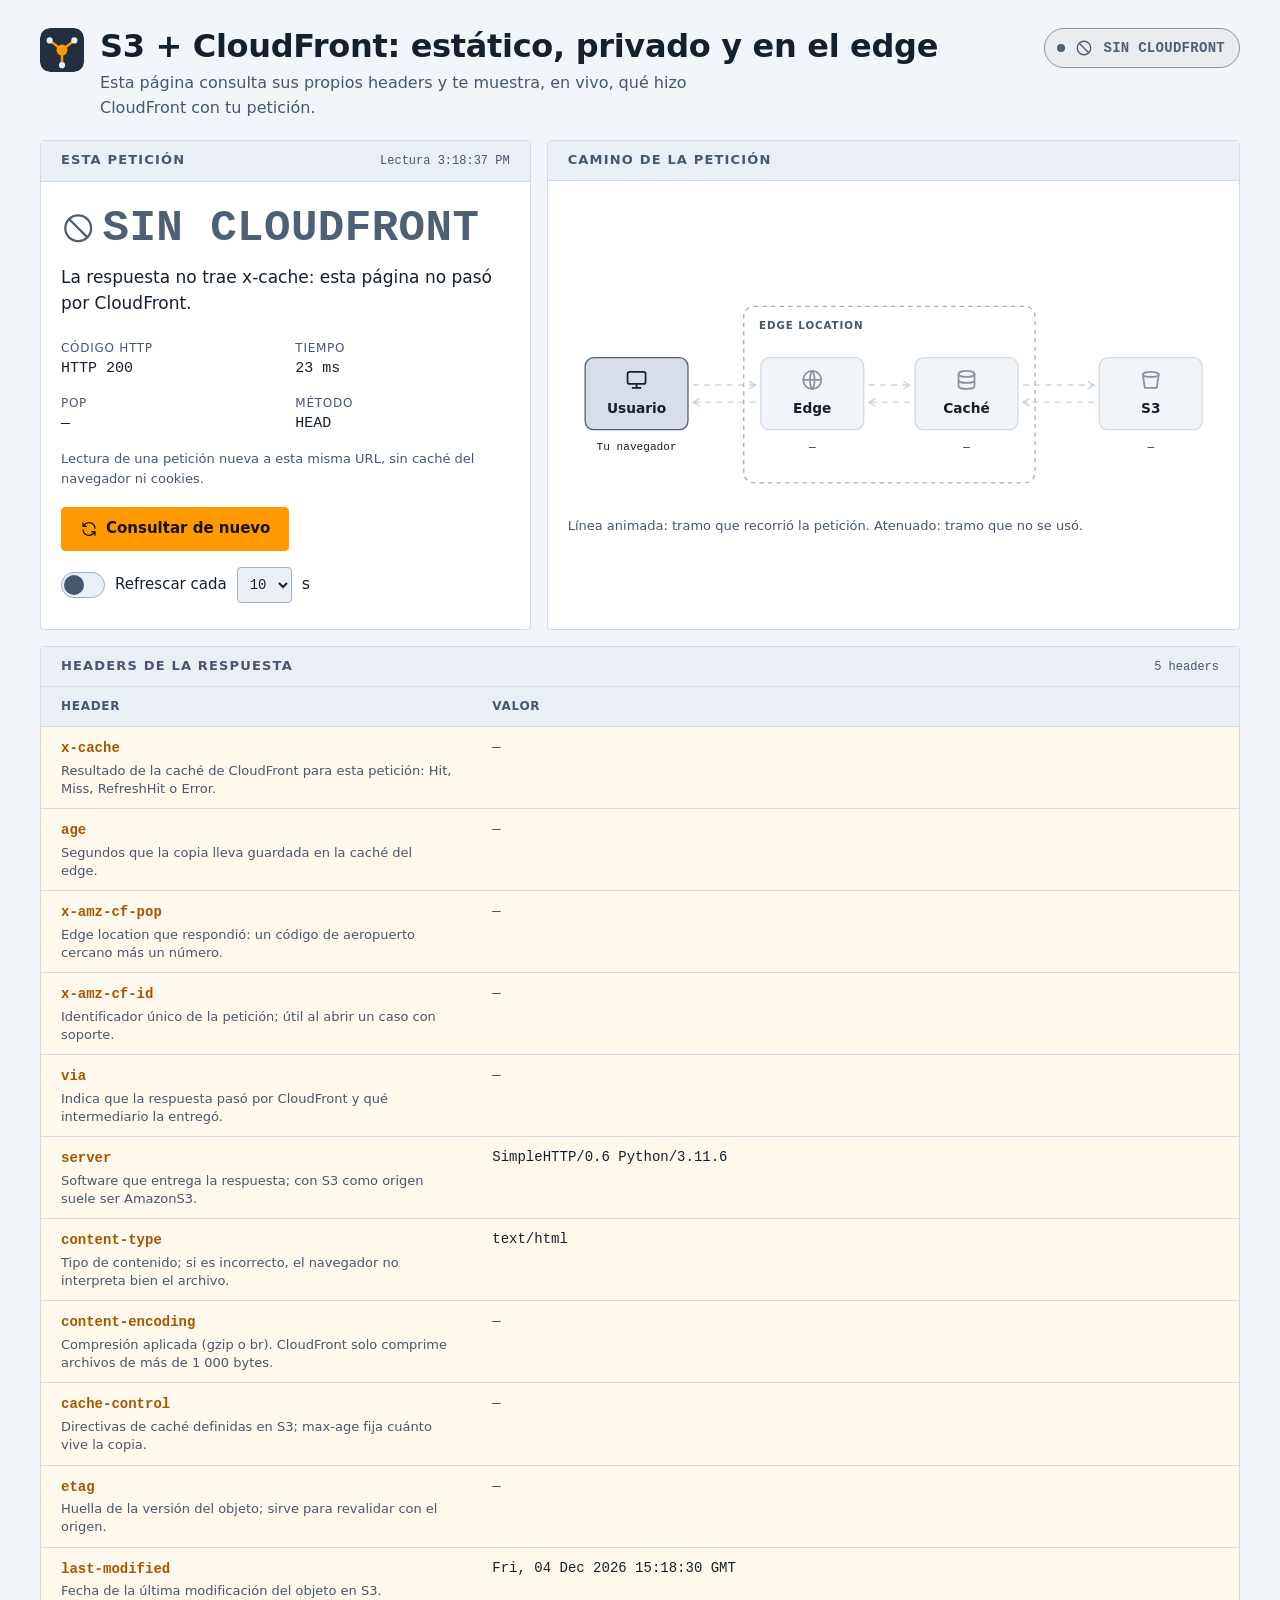
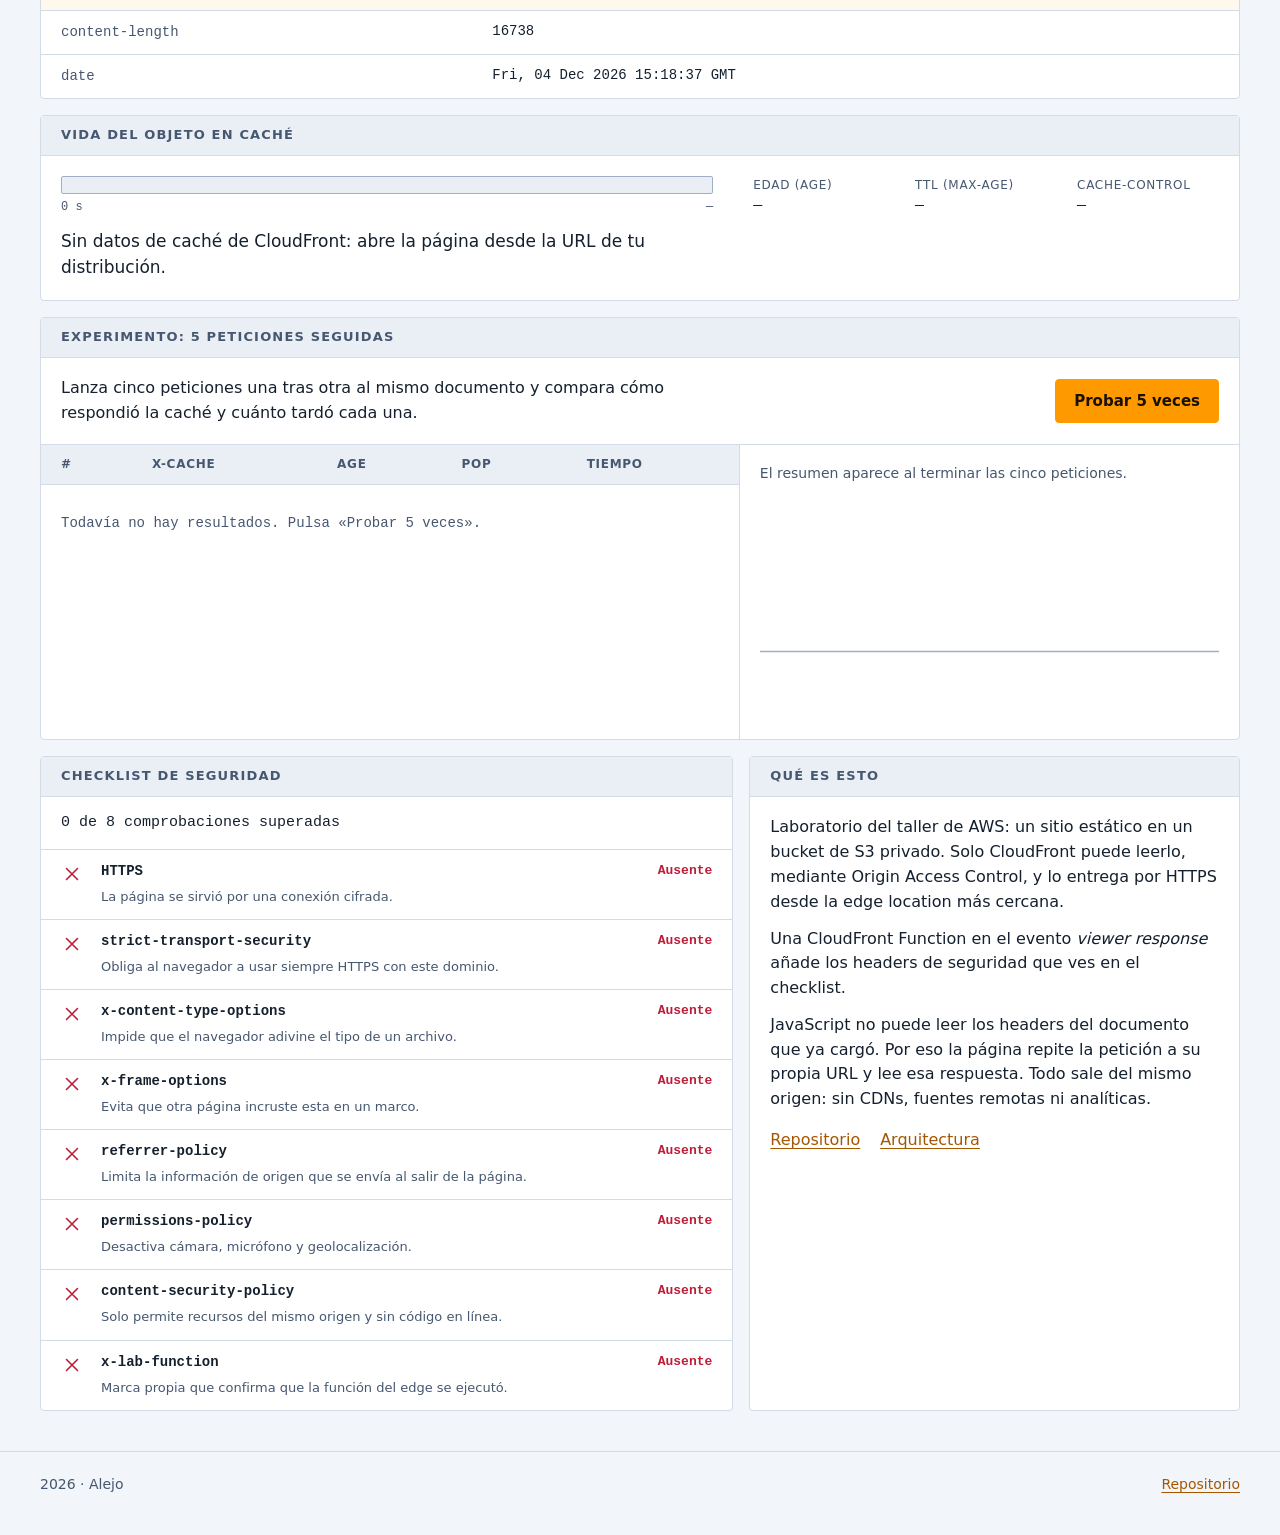
<file: site/index.html>
<!doctype html>
<html lang="es">
<head>
  <meta charset="utf-8">
  <meta name="viewport" content="width=device-width, initial-scale=1">
  <meta name="color-scheme" content="dark light">
  <meta name="theme-color" content="#0f1621" media="(prefers-color-scheme: dark)">
  <meta name="theme-color" content="#f2f5f9" media="(prefers-color-scheme: light)">
  <meta name="description" content="Sitio estático en un bucket S3 privado servido por CloudFront. Muestra en vivo si tu petición fue Hit o Miss, qué edge respondió y qué headers de seguridad añadió la función del edge.">
  <title>S3 + CloudFront: estático, privado y en el edge</title>
  <link rel="icon" href="assets/img/favicon.svg" type="image/svg+xml">
  <link rel="stylesheet" href="assets/css/styles.css">
  <script src="assets/js/app.js" defer></script>
</head>
<body data-page="home" data-state="loading">
  <a class="skip" href="#peticion">Saltar al contenido</a>

  <svg class="sprite" aria-hidden="true" focusable="false">
    <symbol id="i-hit" viewBox="0 0 24 24"><circle cx="12" cy="12" r="9"/><path d="M8 12.5l3 3 5-6"/></symbol>
    <symbol id="i-miss" viewBox="0 0 24 24"><path d="M12 4v11m0 0l-4.5-4.5M12 15l4.5-4.5M5 20h14"/></symbol>
    <symbol id="i-refresh" viewBox="0 0 24 24"><path d="M20 11a8 8 0 0 0-14.3-4.3L4 8.5M4 4v4.5h4.5M4 13a8 8 0 0 0 14.3 4.3L20 15.5M20 20v-4.5h-4.5"/></symbol>
    <symbol id="i-error" viewBox="0 0 24 24"><path d="M12 3.5l9.5 16.5h-19z"/><path d="M12 10v4.5M12 17.5v.01"/></symbol>
    <symbol id="i-none" viewBox="0 0 24 24"><circle cx="12" cy="12" r="9"/><path d="M5.6 5.6l12.8 12.8"/></symbol>
    <symbol id="i-offline" viewBox="0 0 24 24"><path d="M2.5 9a15 15 0 0 1 19 0M5.5 12.5a10 10 0 0 1 13 0M9 16a5 5 0 0 1 6 0M12 19.5v.01M3 3l18 18"/></symbol>
    <symbol id="i-other" viewBox="0 0 24 24"><circle cx="12" cy="12" r="9"/><path d="M9.5 9.5a2.5 2.5 0 1 1 3.5 2.3c-.7.4-1 1-1 1.7M12 17v.01"/></symbol>
    <symbol id="i-check" viewBox="0 0 24 24"><path d="M5 12.5l4.5 4.5L19 7.5"/></symbol>
    <symbol id="i-cross" viewBox="0 0 24 24"><path d="M6 6l12 12M18 6L6 18"/></symbol>
    <symbol id="i-unknown" viewBox="0 0 24 24"><path d="M6 12h12"/></symbol>
    <symbol id="i-user" viewBox="0 0 24 24"><rect x="3" y="4" width="18" height="12" rx="2"/><path d="M8 20h8M12 16v4"/></symbol>
    <symbol id="i-edge" viewBox="0 0 24 24"><circle cx="12" cy="12" r="9"/><path d="M3 12h18M12 3c3 3 3 15 0 18M12 3c-3 3-3 15 0 18"/></symbol>
    <symbol id="i-cache" viewBox="0 0 24 24"><ellipse cx="12" cy="6" rx="8" ry="3"/><path d="M4 6v6c0 1.7 3.6 3 8 3s8-1.3 8-3V6M4 12v6c0 1.7 3.6 3 8 3s8-1.3 8-3v-6"/></symbol>
    <symbol id="i-bucket" viewBox="0 0 24 24"><ellipse cx="12" cy="6.5" rx="8" ry="2.5"/><path d="M4 6.5L6 20h12l2-13.5"/></symbol>
  </svg>

  <p class="sr-only" id="live" role="status" aria-live="polite"></p>

  <header class="top">
    <div class="wrap top-inner">
      <div class="title">
        <img class="logo" src="assets/img/favicon.svg" alt="" width="44" height="44">
        <div>
          <h1>S3 + CloudFront: estático, privado y en el edge</h1>
          <p class="sub">Esta página consulta sus propios headers y te muestra, en vivo, qué hizo CloudFront con tu petición.</p>
        </div>
      </div>
      <p class="pill" id="pill">
        <span class="dot" aria-hidden="true"></span>
        <svg class="ico" aria-hidden="true"><use id="pillIcon" href="#i-refresh"/></svg>
        <span id="pillText">CONSULTANDO</span>
      </p>
    </div>
  </header>

  <main id="main" class="wrap">
    <div class="grid">

      <section class="panel s-state" id="peticion" aria-labelledby="h-peticion">
        <div class="panel-head">
          <h2 id="h-peticion">Esta petición</h2>
          <span class="panel-meta" id="metaTime">sin lectura</span>
        </div>
        <div class="readout" id="readout">
          <p class="state-word" id="stateWord" aria-live="off">
            <svg class="ico" aria-hidden="true"><use id="stateIcon" href="#i-refresh"/></svg>
            <span id="stateLabel">CONSULTANDO</span>
          </p>
          <p class="state-text" id="stateText">Pidiendo esta misma URL otra vez, sin usar la caché del navegador, para leer los headers de la respuesta.</p>
        </div>
        <noscript><p class="nojs">Esta página necesita JavaScript para leer sus propios headers.</p></noscript>
        <dl class="facts">
          <div><dt>Código HTTP</dt><dd id="fStatus">—</dd></div>
          <div><dt>Tiempo</dt><dd id="fTime">—</dd></div>
          <div><dt>PoP</dt><dd id="fPop">—</dd></div>
          <div><dt>Método</dt><dd id="fMethod">—</dd></div>
        </dl>
        <p class="note-line">Lectura de una petición nueva a esta misma URL, sin caché del navegador ni cookies.</p>
        <div class="actions">
          <button class="btn" type="button" id="btnProbe">
            <svg class="ico" aria-hidden="true"><use href="#i-refresh"/></svg>
            <span id="btnProbeText">Consultar de nuevo</span>
          </button>
          <div class="auto">
            <label class="switch">
              <input type="checkbox" role="switch" id="autoSwitch">
              <span>Refrescar cada</span>
            </label>
            <select id="autoSecs" aria-label="Segundos entre lecturas">
              <option value="5">5</option>
              <option value="10" selected>10</option>
              <option value="30">30</option>
              <option value="60">60</option>
            </select>
            <span aria-hidden="true">s</span>
          </div>
        </div>
      </section>

      <section class="panel s-diagram" aria-labelledby="h-camino">
        <div class="panel-head">
          <h2 id="h-camino">Camino de la petición</h2>
        </div>
        <figure class="figure">
          <svg class="diagram diagram-h" viewBox="0 0 760 270" role="img" aria-labelledby="tH dH" data-path="">
            <title id="tH">Camino de la petición</title>
            <desc id="dH" data-slot="diagramDesc">Esperando el resultado de la consulta.</desc>
            <rect class="zone" x="205" y="40" width="340" height="206" rx="12"/>
            <text class="zone-title" x="223" y="66">Edge location</text>

            <g class="seg" data-k="edge">
              <line class="flow" x1="146" y1="132" x2="219" y2="132"/>
              <path class="head" d="M212 128 L219 132 L212 136"/>
              <line class="flow" x1="219" y1="152" x2="146" y2="152"/>
              <path class="head" d="M153 148 L146 152 L153 156"/>
            </g>
            <g class="seg" data-k="cache">
              <line class="flow" x1="351" y1="132" x2="399" y2="132"/>
              <path class="head" d="M392 128 L399 132 L392 136"/>
              <line class="flow" x1="399" y1="152" x2="351" y2="152"/>
              <path class="head" d="M358 148 L351 152 L358 156"/>
            </g>
            <g class="seg" data-k="origin">
              <line class="flow" x1="531" y1="132" x2="614" y2="132"/>
              <path class="head" d="M607 128 L614 132 L607 136"/>
              <line class="flow" x1="614" y1="152" x2="531" y2="152"/>
              <path class="head" d="M538 148 L531 152 L538 156"/>
            </g>

            <g class="node" data-k="user" transform="translate(20 100)">
              <rect width="120" height="84" rx="10"/>
              <use class="ico" href="#i-user" x="46" y="12" width="28" height="28"/>
              <text class="label" x="60" y="64">Usuario</text>
            </g>
            <g class="node" data-k="edge" transform="translate(225 100)">
              <rect width="120" height="84" rx="10"/>
              <use class="ico" href="#i-edge" x="46" y="12" width="28" height="28"/>
              <text class="label" x="60" y="64">Edge</text>
            </g>
            <g class="node" data-k="cache" transform="translate(405 100)">
              <rect width="120" height="84" rx="10"/>
              <use class="ico" href="#i-cache" x="46" y="12" width="28" height="28"/>
              <text class="label" x="60" y="64">Caché</text>
            </g>
            <g class="node" data-k="origin" transform="translate(620 100)">
              <rect width="120" height="84" rx="10"/>
              <use class="ico" href="#i-bucket" x="46" y="12" width="28" height="28"/>
              <text class="label" x="60" y="64">S3</text>
            </g>

            <text class="note note-mid" x="80" y="208" data-note="user">Tu navegador</text>
            <text class="note note-mid" x="285" y="208" data-note="edge">—</text>
            <text class="note note-mid" x="465" y="208" data-note="cache">—</text>
            <text class="note note-mid" x="680" y="208" data-note="origin">—</text>
          </svg>

          <svg class="diagram diagram-v" viewBox="0 0 360 540" role="img" aria-labelledby="tV dV" data-path="">
            <title id="tV">Camino de la petición</title>
            <desc id="dV" data-slot="diagramDesc">Esperando el resultado de la consulta.</desc>
            <rect class="zone" x="24" y="112" width="312" height="300" rx="12"/>
            <text class="zone-title" x="42" y="138">Edge location</text>

            <g class="seg" data-k="edge">
              <line class="flow" x1="168" y1="88" x2="168" y2="164"/>
              <path class="head" d="M164 157 L168 164 L172 157"/>
              <line class="flow" x1="192" y1="164" x2="192" y2="88"/>
              <path class="head" d="M188 95 L192 88 L196 95"/>
            </g>
            <g class="seg" data-k="cache">
              <line class="flow" x1="168" y1="246" x2="168" y2="294"/>
              <path class="head" d="M164 287 L168 294 L172 287"/>
              <line class="flow" x1="192" y1="294" x2="192" y2="246"/>
              <path class="head" d="M188 253 L192 246 L196 253"/>
            </g>
            <g class="seg" data-k="origin">
              <line class="flow" x1="168" y1="376" x2="168" y2="444"/>
              <path class="head" d="M164 437 L168 444 L172 437"/>
              <line class="flow" x1="192" y1="444" x2="192" y2="376"/>
              <path class="head" d="M188 383 L192 376 L196 383"/>
            </g>

            <g class="node" data-k="user" transform="translate(120 12)">
              <rect width="120" height="70" rx="10"/>
              <use class="ico" href="#i-user" x="46" y="8" width="28" height="28"/>
              <text class="label" x="60" y="56">Usuario</text>
            </g>
            <g class="node" data-k="edge" transform="translate(120 170)">
              <rect width="120" height="70" rx="10"/>
              <use class="ico" href="#i-edge" x="46" y="8" width="28" height="28"/>
              <text class="label" x="60" y="56">Edge</text>
            </g>
            <g class="node" data-k="cache" transform="translate(120 300)">
              <rect width="120" height="70" rx="10"/>
              <use class="ico" href="#i-cache" x="46" y="8" width="28" height="28"/>
              <text class="label" x="60" y="56">Caché</text>
            </g>
            <g class="node" data-k="origin" transform="translate(120 450)">
              <rect width="120" height="70" rx="10"/>
              <use class="ico" href="#i-bucket" x="46" y="8" width="28" height="28"/>
              <text class="label" x="60" y="56">S3</text>
            </g>

            <text class="note" x="252" y="52" data-note="user">Tu navegador</text>
            <text class="note" x="252" y="210" data-note="edge">—</text>
            <text class="note" x="252" y="340" data-note="cache">—</text>
            <text class="note" x="252" y="490" data-note="origin">—</text>
          </svg>
          <figcaption class="legend">Línea animada: tramo que recorrió la petición. Atenuado: tramo que no se usó.</figcaption>
        </figure>
      </section>

      <section class="panel s-headers" aria-labelledby="h-headers">
        <div class="panel-head">
          <h2 id="h-headers">Headers de la respuesta</h2>
          <span class="panel-meta" id="metaHeaders">0 headers</span>
        </div>
        <div class="scroll" role="region" aria-label="Tabla de headers de la respuesta" tabindex="0">
          <table class="tbl-headers">
            <thead><tr><th scope="col">Header</th><th scope="col">Valor</th></tr></thead>
            <tbody id="headersBody">
              <tr><td colspan="2" class="empty">Esperando la respuesta…</td></tr>
            </tbody>
          </table>
        </div>
      </section>

      <section class="panel s-cache" aria-labelledby="h-cache">
        <div class="panel-head">
          <h2 id="h-cache">Vida del objeto en caché</h2>
        </div>
        <div class="cache-body">
          <div>
            <div class="bar" id="ttlBar" role="progressbar" aria-labelledby="h-cache" aria-valuemin="0" aria-valuemax="100" aria-valuenow="0" data-expired="false">
              <span class="bar-fill" id="ttlFill"></span>
            </div>
            <div class="bar-scale" aria-hidden="true"><span>0 s</span><span id="ttlMax">—</span></div>
            <p class="ttl-text" id="ttlText">Esperando la respuesta…</p>
          </div>
          <dl class="facts">
            <div><dt>Edad (age)</dt><dd id="cAge">—</dd></div>
            <div><dt>TTL (max-age)</dt><dd id="cTtl">—</dd></div>
            <div><dt>Cache-Control</dt><dd id="cCc">—</dd></div>
          </dl>
        </div>
      </section>

      <section class="panel s-exp" aria-labelledby="h-exp">
        <div class="panel-head">
          <h2 id="h-exp">Experimento: 5 peticiones seguidas</h2>
        </div>
        <div class="exp-intro">
          <p>Lanza cinco peticiones una tras otra al mismo documento y compara cómo respondió la caché y cuánto tardó cada una.</p>
          <button class="btn" type="button" id="btnExp">Probar 5 veces</button>
        </div>
        <div class="exp-body">
          <div class="exp-table scroll" role="region" aria-label="Resultados del experimento" tabindex="0">
            <table class="tbl-exp">
              <thead>
                <tr>
                  <th scope="col">#</th>
                  <th scope="col">x-cache</th>
                  <th scope="col">age</th>
                  <th scope="col">PoP</th>
                  <th scope="col">Tiempo</th>
                </tr>
              </thead>
              <tbody id="expBody">
                <tr><td colspan="5" class="empty">Todavía no hay resultados. Pulsa «Probar 5 veces».</td></tr>
              </tbody>
            </table>
          </div>
          <div class="exp-side">
            <div class="summary" id="expSummary"><p class="muted small">El resumen aparece al terminar las cinco peticiones.</p></div>
            <p class="summary-diff" id="expDiff"></p>
            <svg class="chart" id="chart" viewBox="0 0 360 170" role="img" aria-label="Tiempos de las peticiones: sin datos todavía">
              <line class="chart-base" x1="0" y1="118" x2="360" y2="118"/>
              <g id="chartBars"></g>
            </svg>
          </div>
        </div>
      </section>

      <section class="panel s-sec" aria-labelledby="h-sec">
        <div class="panel-head">
          <h2 id="h-sec">Checklist de seguridad</h2>
        </div>
        <p class="score" id="secScore">Sin datos todavía</p>
        <ul class="checks" id="checks"></ul>
      </section>

      <section class="panel s-about" aria-labelledby="h-about">
        <div class="panel-head">
          <h2 id="h-about">Qué es esto</h2>
        </div>
        <div class="panel-body prose">
          <p>Laboratorio del taller de AWS: un sitio estático en un bucket de S3 privado. Solo CloudFront puede leerlo, mediante Origin Access Control, y lo entrega por HTTPS desde la edge location más cercana.</p>
          <p>Una CloudFront Function en el evento <em>viewer response</em> añade los headers de seguridad que ves en el checklist.</p>
          <p>JavaScript no puede leer los headers del documento que ya cargó. Por eso la página repite la petición a su propia URL y lee esa respuesta. Todo sale del mismo origen: sin CDNs, fuentes remotas ni analíticas.</p>
          <p class="links">
            <a href="https://github.com/Alejoles/commit-s3-cloudfront">Repositorio</a>
            <a href="https://github.com/Alejoles/commit-s3-cloudfront/blob/main/docs/architecture.md">Arquitectura</a>
          </p>
        </div>
      </section>

    </div>
  </main>

  <footer class="foot">
    <div class="wrap foot-inner">
      <p><span id="year">2026</span> · Alejo</p>
      <ul>
        <li><a href="https://github.com/Alejoles/commit-s3-cloudfront">Repositorio</a></li>
      </ul>
    </div>
  </footer>
</body>
</html>
</file>
<file: site/assets/css/styles.css>
/* ==========================================================================
   Consola NOC: S3 + CloudFront
   Sin fuentes remotas, sin estilos en línea. Oscuro por defecto; claro si el
   sistema lo pide. El color de estado (--state) lo fija body[data-state].
   ========================================================================== */

:root {
  color-scheme: dark light;

  --bg: #0f1621;
  --panel: #172131;
  --panel-2: #1d2b3f;
  --line: #2a3a50;
  --line-strong: #43566f;
  --text: #e9eef5;
  --muted: #a0aec0;

  --accent: #ff9900;
  --accent-ink: #ffb02e;
  --on-accent: #1a1100;
  --focus: #ffb02e;

  --c-hit: #3fd68f;
  --c-miss: #f2c14e;
  --c-refresh: #62adff;
  --c-error: #ff6b78;
  --c-none: #9aa7b9;

  --sans: system-ui, -apple-system, "Segoe UI", Roboto, "Helvetica Neue", Arial, sans-serif;
  --mono: ui-monospace, "SF Mono", "Cascadia Code", "Roboto Mono", Menlo, Consolas, "Liberation Mono", monospace;
  --ease: cubic-bezier(0.22, 1, 0.36, 1);
}

@media (prefers-color-scheme: light) {
  :root {
    --bg: #f2f5f9;
    --panel: #ffffff;
    --panel-2: #eaeff6;
    --line: #d3dbe6;
    --line-strong: #9fb0c5;
    --text: #15202e;
    --muted: #465770;

    --accent: #ff9900;
    --accent-ink: #a45700;
    --focus: #a45700;

    --c-hit: #0b7547;
    --c-miss: #7f5400;
    --c-refresh: #0b5cc2;
    --c-error: #bd1d37;
    --c-none: #4f5f75;
  }
}

/* --- Estado activo ------------------------------------------------------ */

body { --state: var(--c-none); }
body[data-state="hit"] { --state: var(--c-hit); }
body[data-state="miss"] { --state: var(--c-miss); }
body[data-state="refresh"] { --state: var(--c-refresh); }
body[data-state="error"] { --state: var(--c-error); }

/* --- Base --------------------------------------------------------------- */

*, *::before, *::after { box-sizing: border-box; }

html { -webkit-text-size-adjust: 100%; text-size-adjust: 100%; }

body {
  margin: 0;
  min-height: 100vh;
  font: 400 1rem/1.55 var(--sans);
  color: var(--text);
  background: var(--bg);
  caret-color: var(--accent);
  scrollbar-color: var(--line-strong) transparent;
}

::selection { background: var(--accent); color: var(--on-accent, #1a1100); }

:focus-visible {
  outline: 2px solid var(--focus);
  outline-offset: 3px;
  border-radius: 2px;
}

h1, h2, p, dl, dd, ul { margin: 0; }
ul { padding: 0; list-style: none; }

a { color: var(--accent-ink); text-underline-offset: 0.2em; text-decoration-thickness: 1px; }
a:hover { text-decoration-thickness: 2px; }

code { font-family: var(--mono); font-size: 0.92em; }

.sprite { position: absolute; width: 0; height: 0; overflow: hidden; }

.sr-only {
  position: absolute;
  width: 1px;
  height: 1px;
  margin: -1px;
  padding: 0;
  overflow: hidden;
  clip-path: inset(50%);
  white-space: nowrap;
  border: 0;
}

.skip {
  position: absolute;
  left: 16px;
  top: -80px;
  z-index: 10;
  padding: 10px 14px;
  background: var(--accent);
  color: #1a1100;
  font-weight: 600;
  border-radius: 4px;
}
.skip:focus { top: 12px; }

.ico {
  fill: none;
  stroke: currentColor;
  stroke-width: 1.75;
  stroke-linecap: round;
  stroke-linejoin: round;
}

/* --- Cabecera ----------------------------------------------------------- */

.wrap { width: min(1200px, 100% - 32px); margin-inline: auto; }
@media (min-width: 720px) { .wrap { width: min(1200px, 100% - 64px); } }

.top { padding-block: 28px 20px; }

.top-inner {
  display: flex;
  flex-wrap: wrap;
  align-items: flex-start;
  justify-content: space-between;
  gap: 16px 24px;
}

.title { display: flex; gap: 16px; align-items: flex-start; min-width: 0; }
.logo { flex: none; width: 44px; height: 44px; border-radius: 10px; }

h1 {
  font-size: clamp(1.375rem, 1rem + 1.8vw, 2rem);
  line-height: 1.15;
  font-weight: 700;
  letter-spacing: -0.01em;
  text-wrap: balance;
}

.sub { margin-top: 6px; max-width: 62ch; color: var(--muted); }

.pill {
  position: relative;
  display: inline-flex;
  align-items: center;
  gap: 10px;
  min-height: 40px;
  padding: 6px 14px 6px 12px;
  font: 600 0.875rem/1.2 var(--mono);
  letter-spacing: 0.02em;
  color: var(--state);
  background: color-mix(in srgb, var(--state) 12%, var(--panel));
  border: 1px solid color-mix(in srgb, var(--state) 55%, var(--line));
  border-radius: 999px;
  white-space: nowrap;
}

.pill .ico { width: 18px; height: 18px; }

.pill .dot {
  position: relative;
  width: 8px;
  height: 8px;
  border-radius: 50%;
  background: var(--state);
}
.pill .dot::after {
  content: "";
  position: absolute;
  inset: -4px;
  border: 1.5px solid var(--state);
  border-radius: 50%;
  opacity: 0;
  animation: ping 2.4s var(--ease) infinite;
}

@keyframes ping {
  0% { transform: scale(0.5); opacity: 0.9; }
  70%, 100% { transform: scale(1.5); opacity: 0; }
}

/* --- Rejilla y paneles --------------------------------------------------- */

main { padding-bottom: 40px; }

.grid {
  display: grid;
  grid-template-columns: repeat(12, minmax(0, 1fr));
  gap: 16px;
}
.s-state { grid-column: span 5; }
.s-diagram { grid-column: span 7; }
.s-headers, .s-cache, .s-exp { grid-column: 1 / -1; }
.s-sec { grid-column: span 7; }
.s-about { grid-column: span 5; }

@media (max-width: 960px) {
  .grid > * { grid-column: 1 / -1; }
}

.panel {
  min-width: 0;
  background: var(--panel);
  border: 1px solid var(--line);
  border-radius: 4px;
}

.panel-head {
  display: flex;
  align-items: baseline;
  justify-content: space-between;
  gap: 12px;
  padding: 11px 20px;
  border-bottom: 1px solid var(--line);
  background: var(--panel-2);
}

h2 {
  font-size: 0.8125rem;
  line-height: 1.3;
  font-weight: 700;
  letter-spacing: 0.09em;
  text-transform: uppercase;
  color: var(--muted);
}

.panel-meta {
  font: 400 0.75rem/1.3 var(--mono);
  color: var(--muted);
  font-variant-numeric: tabular-nums;
  white-space: nowrap;
}

.panel-body { padding: 18px 20px 22px; }

.muted { color: var(--muted); }
.small { font-size: 0.875rem; }

/* --- Esta petición ------------------------------------------------------- */

.readout { container-type: inline-size; padding: 24px 20px 4px; }

.state-word {
  display: flex;
  align-items: center;
  gap: 0.16em;
  font: 700 clamp(2rem, 9vw, 3.5rem) / 1 var(--mono);
  font-size: min(5.5rem, calc(100cqi / (var(--chars, 6) * 0.66)));
  letter-spacing: 0.01em;
  color: var(--state);
  white-space: nowrap;
}
.state-word .ico { flex: none; width: 0.78em; height: 0.78em; stroke-width: 1.6; }

.state-text { margin-top: 14px; max-width: 46ch; font-size: 1.0625rem; }

.facts {
  display: grid;
  grid-template-columns: repeat(2, minmax(0, 1fr));
  gap: 14px 20px;
  padding: 18px 20px 0;
}
.facts dt {
  font-size: 0.75rem;
  letter-spacing: 0.06em;
  text-transform: uppercase;
  color: var(--muted);
}
.facts dd {
  margin-top: 2px;
  font: 500 0.9375rem/1.35 var(--mono);
  font-variant-numeric: tabular-nums;
  overflow-wrap: anywhere;
}

.note-line { padding: 14px 20px 0; font-size: 0.8125rem; color: var(--muted); }

.actions {
  display: flex;
  flex-wrap: wrap;
  align-items: center;
  gap: 12px 20px;
  padding: 18px 20px 22px;
}

.btn {
  display: inline-flex;
  align-items: center;
  justify-content: center;
  gap: 8px;
  min-height: 44px;
  padding: 0 18px;
  font: 600 0.9375rem/1 var(--sans);
  color: #1a1100;
  background: var(--accent);
  border: 1px solid var(--accent);
  border-radius: 4px;
  cursor: pointer;
  text-decoration: none;
  transition: background-color 0.18s var(--ease), transform 0.18s var(--ease);
}
.btn:hover:not(:disabled) { background: #ffad33; }
.btn:active:not(:disabled) { transform: translateY(1px); }
.btn:disabled { opacity: 0.55; cursor: progress; }
.btn .ico { width: 18px; height: 18px; }

.switch {
  display: inline-flex;
  align-items: center;
  gap: 10px;
  min-height: 44px;
  font-size: 0.9375rem;
  cursor: pointer;
}

.switch input {
  appearance: none;
  flex: none;
  position: relative;
  width: 44px;
  height: 26px;
  margin: 0;
  background: var(--panel-2);
  border: 1px solid var(--line-strong);
  border-radius: 13px;
  cursor: pointer;
  transition: background-color 0.2s var(--ease), border-color 0.2s var(--ease);
}
.switch input::before {
  content: "";
  position: absolute;
  top: 2px;
  left: 2px;
  width: 20px;
  height: 20px;
  border-radius: 50%;
  background: var(--muted);
  transition: transform 0.2s var(--ease), background-color 0.2s var(--ease);
}
.switch input:checked {
  background: color-mix(in srgb, var(--accent) 30%, var(--panel));
  border-color: var(--accent);
}
.switch input:checked::before { transform: translateX(18px); background: var(--accent); }

select {
  min-height: 36px;
  padding: 0 8px;
  font: 500 0.875rem var(--mono);
  color: var(--text);
  background: var(--panel-2);
  border: 1px solid var(--line-strong);
  border-radius: 4px;
}

/* --- Diagrama ------------------------------------------------------------ */

.s-diagram { display: flex; flex-direction: column; }
.figure {
  display: flex;
  flex: 1;
  flex-direction: column;
  justify-content: center;
  margin: 0;
  padding: 18px 20px 20px;
}

.auto { display: flex; align-items: center; gap: 10px; }

.diagram { display: block; width: 100%; height: auto; }
.diagram-v { display: none; max-width: 340px; margin-inline: auto; }

@media (max-width: 640px) {
  .diagram-h { display: none; }
  .diagram-v { display: block; }
}

.zone { fill: none; stroke: var(--line-strong); stroke-width: 1.5; stroke-dasharray: 5 5; }
.zone-title {
  fill: var(--muted);
  font: 700 12px var(--sans);
  letter-spacing: 0.09em;
  text-transform: uppercase;
}

/* Lo atenuado baja solo las formas; el texto conserva su contraste. */
[data-k] { --k: var(--line-strong); --play: paused; --dim: 0.45; }
[data-k] rect, [data-k] .ico, [data-k] .flow, [data-k] .head { opacity: var(--dim); }

.diagram[data-path~="user"] [data-k="user"],
.diagram[data-path~="edge"] [data-k="edge"],
.diagram[data-path~="cache"] [data-k="cache"],
.diagram[data-path~="origin"] [data-k="origin"] {
  --k: var(--state);
  --play: running;
  --dim: 1;
}

.node rect {
  fill: color-mix(in srgb, var(--k) 12%, var(--panel-2));
  stroke: var(--k);
  stroke-width: 1.5;
}
.node .ico { color: var(--text); }
.node .label {
  fill: var(--text);
  font: 600 16px var(--sans);
  text-anchor: middle;
}

.note { fill: var(--text); font: 500 13px var(--mono); }
.note-mid { text-anchor: middle; }

.seg .flow {
  fill: none;
  stroke: var(--k);
  stroke-width: 2;
  stroke-dasharray: 7 6;
  animation: flow 0.9s linear infinite;
  animation-play-state: var(--play);
}
.seg .head {
  fill: none;
  stroke: var(--k);
  stroke-width: 2;
  stroke-linecap: round;
  stroke-linejoin: round;
}

@keyframes flow { to { stroke-dashoffset: -26; } }

.legend { margin-top: 12px; font-size: 0.8125rem; color: var(--muted); }

/* --- Tablas -------------------------------------------------------------- */

.scroll {
  max-width: 100%;
  overflow-x: auto;
  scrollbar-color: var(--line-strong) transparent;
}

table { width: 100%; border-collapse: collapse; font-size: 0.875rem; }

caption { padding: 12px 20px 0; text-align: left; font-size: 0.8125rem; color: var(--muted); }

th, td {
  padding: 10px 20px;
  text-align: left;
  vertical-align: top;
  border-bottom: 1px solid var(--line);
}

thead th {
  font-size: 0.75rem;
  letter-spacing: 0.06em;
  text-transform: uppercase;
  color: var(--muted);
  background: var(--panel-2);
}

tbody tr:last-child > * { border-bottom: 0; }

td, .hname { font-family: var(--mono); font-variant-numeric: tabular-nums; }
td { overflow-wrap: anywhere; }

.tbl-headers th[scope="row"] { width: 36%; font-weight: 500; }
.tbl-headers .hname { color: var(--text); }
.tbl-headers .key { background: color-mix(in srgb, var(--accent) 7%, transparent); }
.tbl-headers .key .hname { color: var(--accent-ink); font-weight: 700; }
.tbl-headers .other .hname { color: var(--muted); }

@media (max-width: 640px) {
  .tbl-headers thead { position: absolute; width: 1px; height: 1px; overflow: hidden; clip-path: inset(50%); }
  .tbl-headers tr { display: block; border-bottom: 1px solid var(--line); }
  .tbl-headers th[scope="row"], .tbl-headers td { display: block; width: auto; border: 0; }
  .tbl-headers th[scope="row"] { padding-bottom: 2px; }
  .tbl-headers td { padding-top: 2px; }
}

.hdesc {
  display: block;
  margin-top: 2px;
  font: 400 0.8125rem/1.4 var(--sans);
  color: var(--muted);
}

.empty { padding: 28px 20px; color: var(--muted); }

.tag {
  display: inline-flex;
  align-items: center;
  gap: 6px;
  font-weight: 600;
  color: var(--tag, var(--c-none));
}
.tag .ico { flex: none; width: 15px; height: 15px; }
.tag[data-state="hit"] { --tag: var(--c-hit); }
.tag[data-state="miss"] { --tag: var(--c-miss); }
.tag[data-state="refresh"] { --tag: var(--c-refresh); }
.tag[data-state="error"] { --tag: var(--c-error); }

/* --- Caché ---------------------------------------------------------------- */

.cache-body {
  display: grid;
  grid-template-columns: minmax(0, 7fr) minmax(0, 5fr);
  gap: 20px 40px;
  align-items: start;
  padding: 20px;
}
@media (max-width: 960px) { .cache-body { grid-template-columns: minmax(0, 1fr); } }

.bar {
  height: 18px;
  overflow: hidden;
  background: var(--panel-2);
  border: 1px solid var(--line-strong);
  border-radius: 2px;
}
.bar-fill {
  display: block;
  width: calc(var(--p, 0) * 1%);
  height: 100%;
  background: var(--state);
  transition: width 0.9s linear;
}
.bar[data-expired="true"] .bar-fill { background: repeating-linear-gradient(135deg, var(--c-miss) 0 8px, transparent 8px 16px); }

.bar-scale {
  display: flex;
  justify-content: space-between;
  margin-top: 6px;
  font: 400 0.75rem var(--mono);
  color: var(--muted);
}

.ttl-text { margin-top: 14px; font-size: 1.0625rem; }

.cache-body .facts { padding: 0; grid-template-columns: repeat(3, minmax(0, 1fr)); }
@media (max-width: 480px) { .cache-body .facts { grid-template-columns: minmax(0, 1fr); } }

/* --- Experimento ----------------------------------------------------------- */

.exp-intro {
  display: flex;
  flex-wrap: wrap;
  align-items: center;
  justify-content: space-between;
  gap: 12px 24px;
  padding: 18px 20px;
  border-bottom: 1px solid var(--line);
}
.exp-intro p { max-width: 60ch; }

.exp-body {
  display: grid;
  grid-template-columns: minmax(0, 7fr) minmax(0, 5fr);
}
@media (max-width: 960px) { .exp-body { grid-template-columns: minmax(0, 1fr); } }

.exp-table { border-right: 1px solid var(--line); }
@media (max-width: 960px) { .exp-table { border-right: 0; border-bottom: 1px solid var(--line); } }

.tbl-exp { min-width: 440px; }

.exp-side { padding: 18px 20px 22px; }

.summary { display: grid; gap: 8px; }
.summary-row {
  display: flex;
  flex-wrap: wrap;
  justify-content: space-between;
  gap: 4px 16px;
  font-family: var(--mono);
  font-size: 0.9375rem;
  font-variant-numeric: tabular-nums;
}
.summary-diff { margin-top: 12px; max-width: 52ch; font-size: 0.9375rem; }

.chart { display: block; width: 100%; height: auto; margin-top: 16px; }
.chart-base { stroke: var(--line-strong); stroke-width: 1; }
.chart-val { fill: var(--text); font: 600 12px var(--mono); text-anchor: middle; }
.chart-idx { fill: var(--muted); font: 500 11px var(--mono); text-anchor: middle; }
.bar-rect {
  fill: var(--c-none);
  transform-box: fill-box;
  transform-origin: bottom;
  animation: grow 0.5s var(--ease);
}
.bar-rect[data-state="hit"] { fill: var(--c-hit); }
.bar-rect[data-state="miss"] { fill: var(--c-miss); }
.bar-rect[data-state="refresh"] { fill: var(--c-refresh); }
.bar-rect[data-state="error"] { fill: var(--c-error); }

@keyframes grow { from { transform: scaleY(0); } }

/* --- Seguridad -------------------------------------------------------------- */

.checks li {
  display: grid;
  grid-template-columns: 28px minmax(0, 1fr) auto;
  gap: 2px 12px;
  align-items: start;
  padding: 12px 20px;
  border-bottom: 1px solid var(--line);
}
.checks li:last-child { border-bottom: 0; }

.check-ico { width: 22px; height: 22px; margin-top: 1px; color: var(--muted); }
li[data-ok="true"] .check-ico { color: var(--c-hit); }
li[data-ok="false"] .check-ico { color: var(--c-error); }

.check-name { font: 600 0.875rem/1.35 var(--mono); overflow-wrap: anywhere; }
.check-hint { grid-column: 2; font-size: 0.8125rem; color: var(--muted); }
.check-value {
  grid-column: 2;
  font: 400 0.75rem/1.4 var(--mono);
  color: var(--muted);
  overflow-wrap: anywhere;
}
.check-state { grid-row: 1; grid-column: 3; font: 600 0.8125rem/1.35 var(--mono); }
li[data-ok="true"] .check-state { color: var(--c-hit); }
li[data-ok="false"] .check-state { color: var(--c-error); }
li[data-ok="unknown"] .check-state { color: var(--muted); }

.score { padding: 14px 20px; border-bottom: 1px solid var(--line); font-family: var(--mono); font-size: 0.9375rem; }

/* --- Qué es esto + pie --------------------------------------------------- */

.prose { display: grid; gap: 12px; max-width: 68ch; }
.prose .links { display: flex; flex-wrap: wrap; gap: 8px 20px; margin-top: 4px; }

.foot {
  padding-block: 22px 40px;
  border-top: 1px solid var(--line);
  font-size: 0.875rem;
  color: var(--muted);
}
.foot-inner { display: flex; flex-wrap: wrap; gap: 8px 24px; justify-content: space-between; }
.foot ul { display: flex; flex-wrap: wrap; gap: 8px 20px; }

.nojs { padding: 14px 20px; color: var(--c-miss); }

/* --- 404 ------------------------------------------------------------------ */

.nf { padding-block: 40px 64px; }
.nf-code {
  font: 700 clamp(5rem, 22vw, 11rem) / 1 var(--mono);
  color: var(--c-error);
  letter-spacing: -0.02em;
}
.nf h1 { margin-top: 12px; }
.nf p { margin-top: 12px; max-width: 58ch; }
.nf .btn { margin-top: 24px; }

/* --- Movimiento reducido ---------------------------------------------------- */

@media (prefers-reduced-motion: reduce) {
  *, *::before, *::after {
    animation: none !important;
    transition: none !important;
  }
}
</file>
